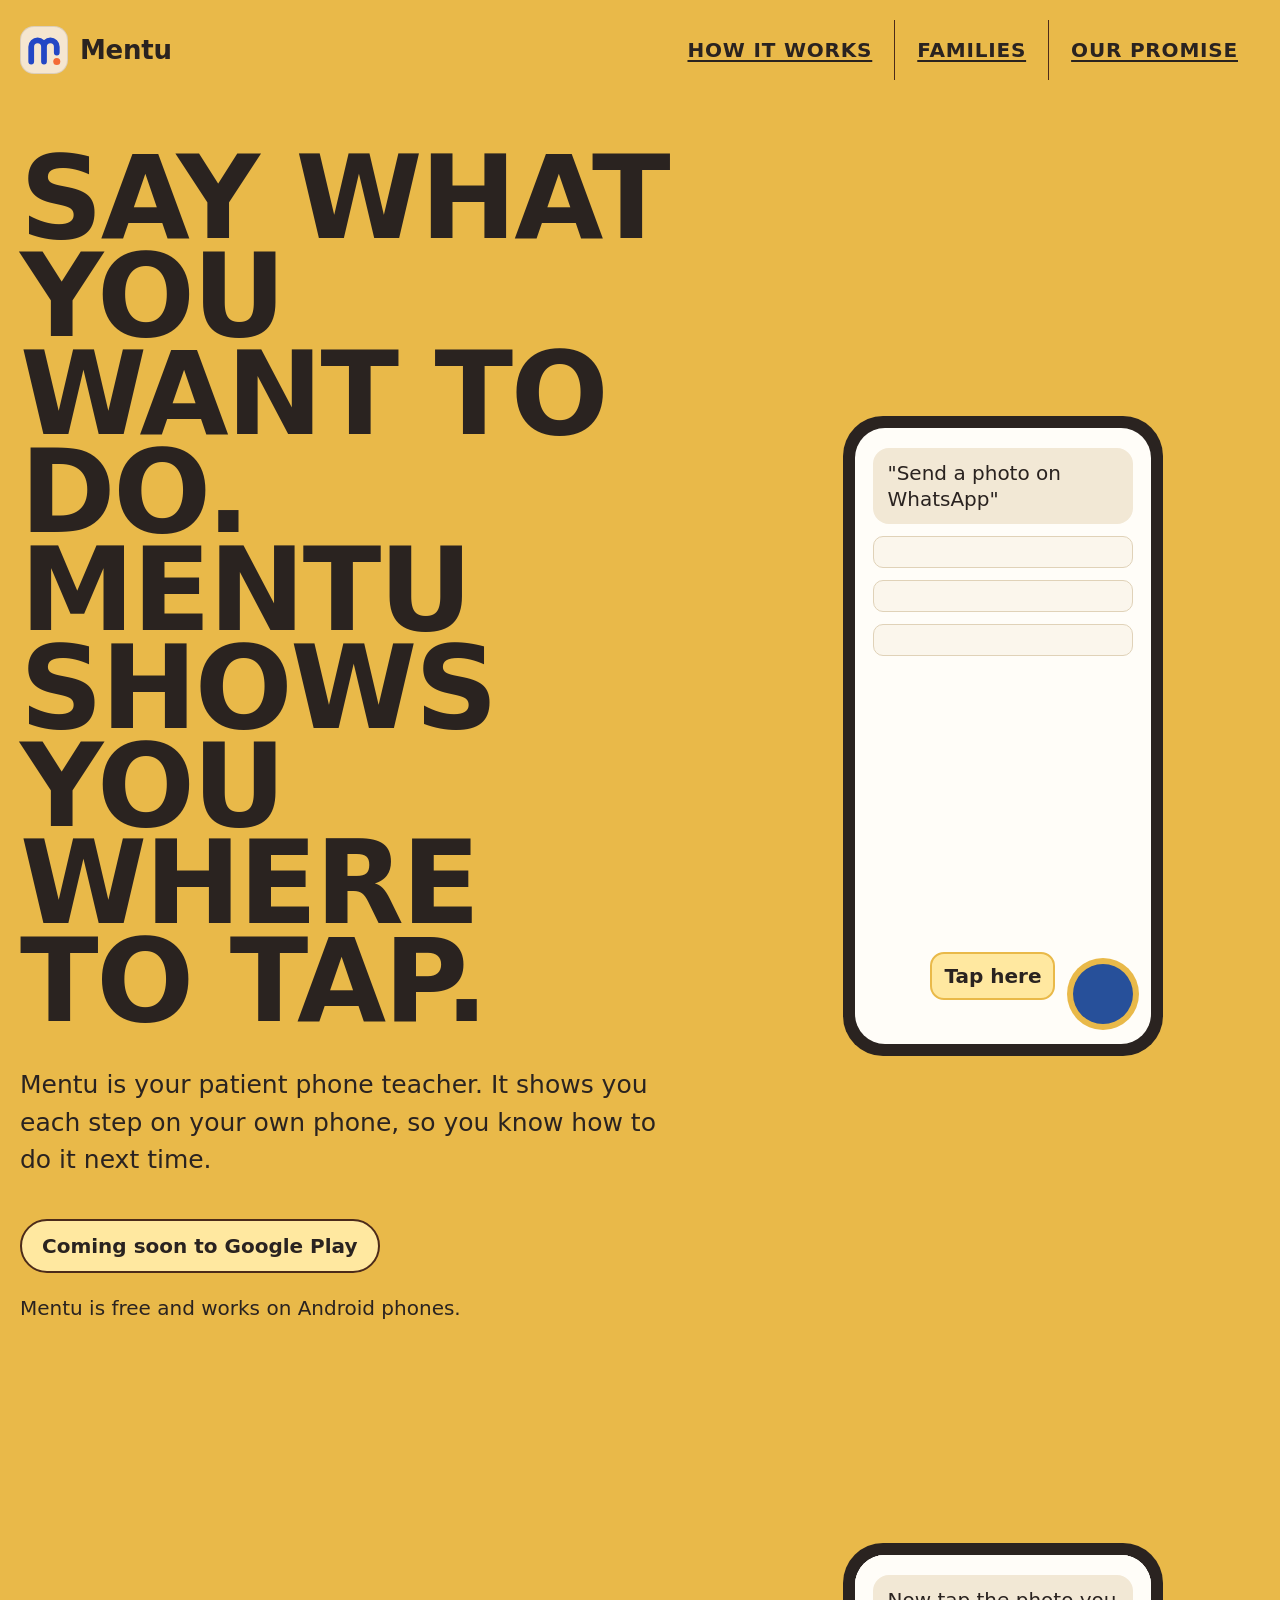
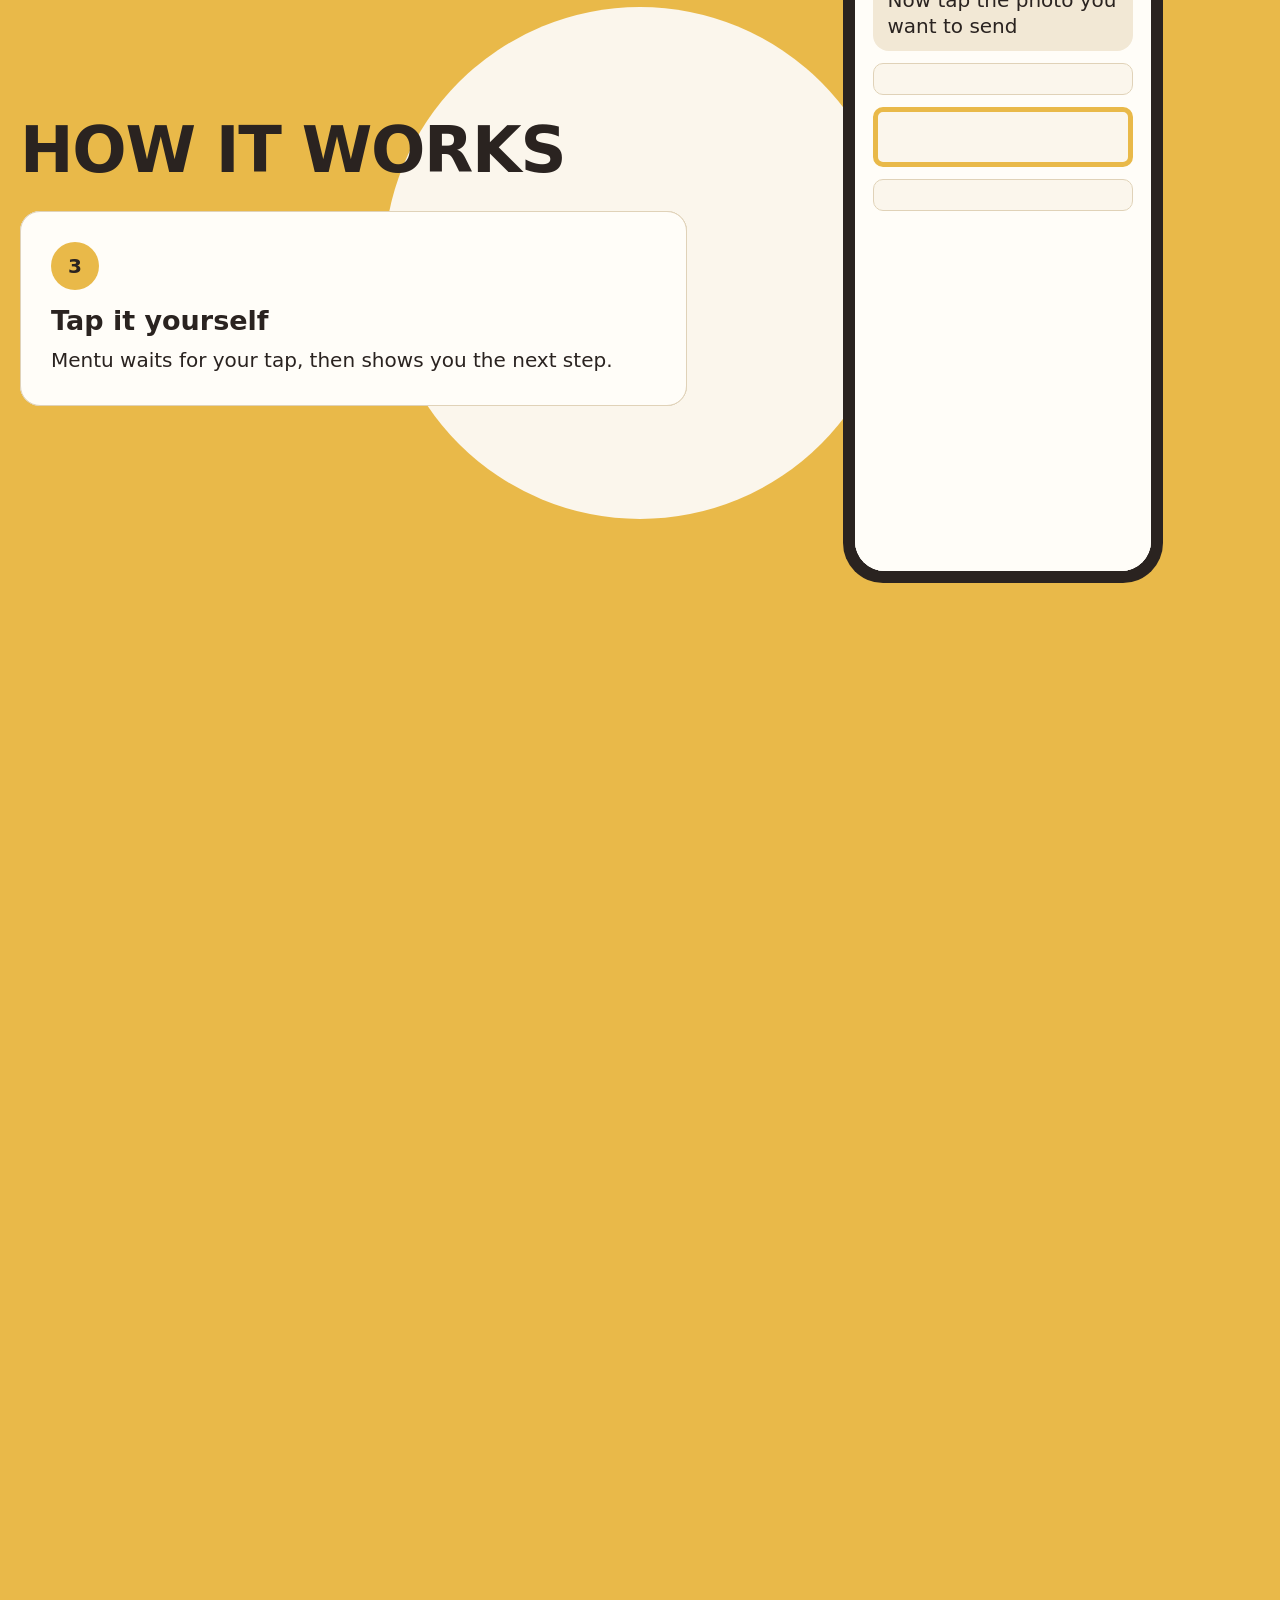
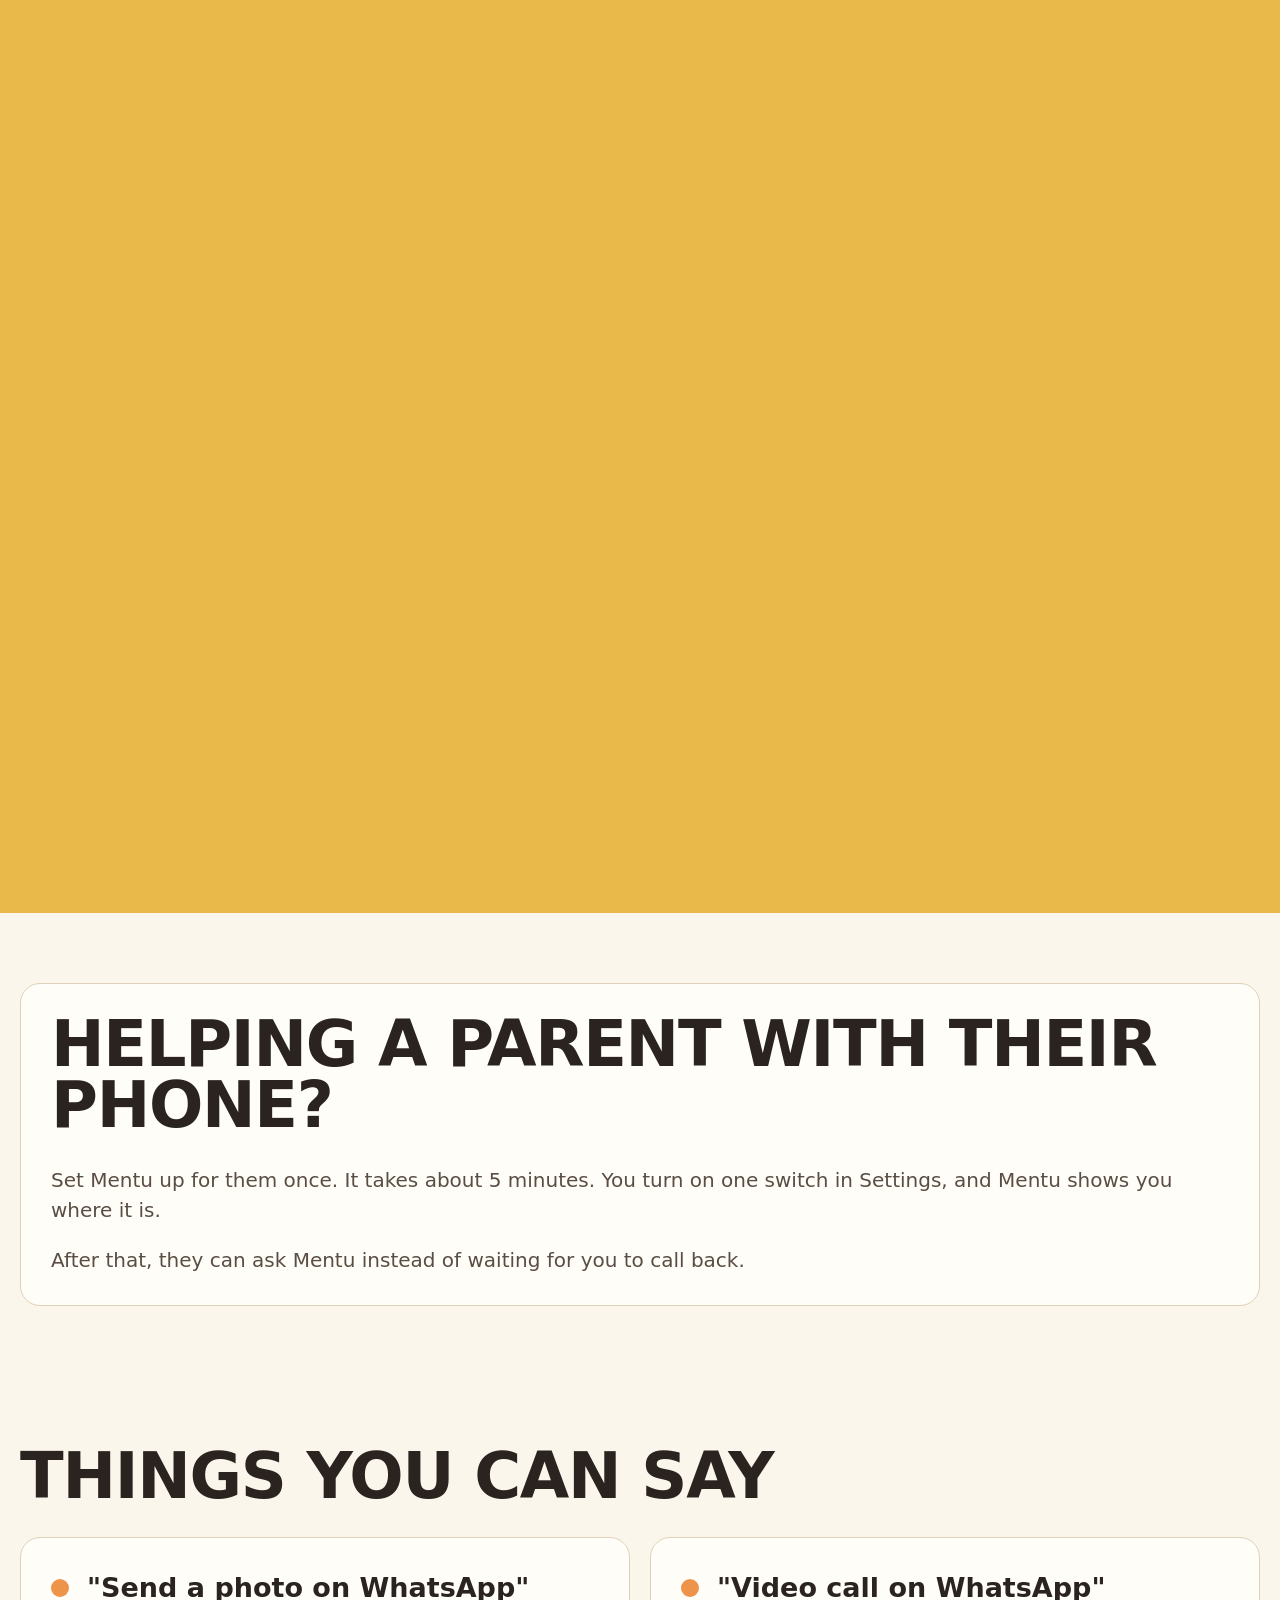
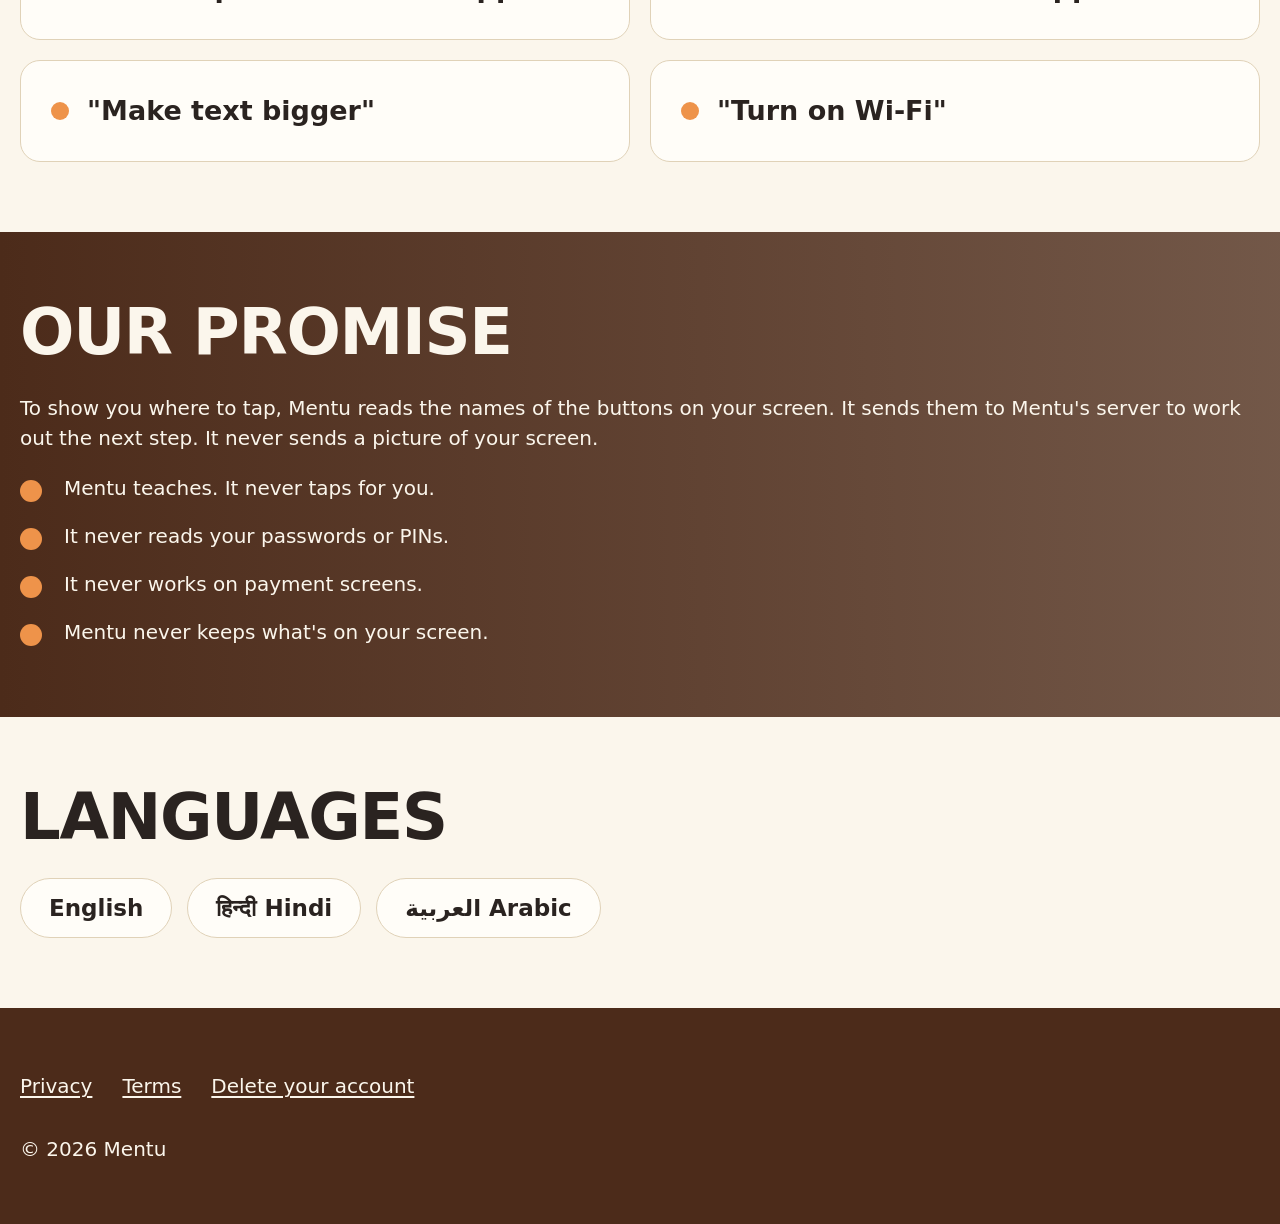
<file: index.html>
<!doctype html>
<html lang="en">
<head>
  <meta charset="utf-8">
  <meta name="viewport" content="width=device-width, initial-scale=1">
  <title>Mentu, your patient phone teacher</title>
  <meta name="description" content="Mentu is a free Android app for people who find phones hard. Say what you want to do, and Mentu shows you where to tap, one step at a time.">
  <meta name="theme-color" content="#E9B949">
  <link rel="icon" href="favicon.svg" type="image/svg+xml">
  <meta property="og:type" content="website">
  <meta property="og:title" content="Mentu, your patient phone teacher">
  <meta property="og:description" content="Say what you want to do. Mentu shows you where to tap.">
  <script type="application/ld+json">
  {
    "@context": "https://schema.org",
    "@type": "SoftwareApplication",
    "name": "Mentu",
    "operatingSystem": "Android",
    "applicationCategory": "UtilitiesApplication",
    "description": "A free Android app that helps people who find phones hard. You say what you want to do, and Mentu highlights where to tap on your own screen, one step at a time.",
    "offers": { "@type": "Offer", "price": "0", "priceCurrency": "USD" }
  }
  </script>
  <link rel="stylesheet" href="styles.css">
  <style>
    .hero { background: var(--gold); padding: 2.5rem 0 4.5rem; }
    .hero .wrap { display: grid; gap: 3rem; align-items: center; }
    @media (min-width: 46rem) { .hero .wrap { grid-template-columns: 1.3fr 1fr; } }
    .lede { font-size: 1.25rem; font-weight: 500; max-width: 34rem; margin: 0 0 2rem; }
    .note { margin: 1rem 0 0; }

    /* Not a button until the Play listing exists, so it must not look tappable. */
    .badge {
      display: inline-block; margin: 0; padding: 0.5rem 1rem; border-radius: 999px;
      background: var(--gold-light); border: 2px solid var(--brown);
      font-size: 1rem; font-weight: 700;
    }

    /* A phone with the gold "tap here" ring, like the app's guidance. */
    .phone {
      width: min(16rem, 100%); aspect-ratio: 9 / 18; margin: 0 auto;
      background: var(--ink); border-radius: 2rem; padding: 0.6rem;
    }
    .screen {
      height: 100%; border-radius: 1.5rem; background: var(--paper);
      display: flex; flex-direction: column; padding: 1rem 0.9rem; gap: 0.6rem; position: relative;
    }
    .bubble {
      background: var(--sand); border-radius: 0.8rem; padding: 0.6rem 0.7rem;
      font-size: 1rem; line-height: 1.3;
    }
    .row { height: 1.6rem; border-radius: 0.5rem; background: var(--cream); border: 1px solid var(--line); }
    .target {
      margin-top: auto; align-self: flex-end;
      width: 3rem; height: 3rem; border-radius: 50%;
      background: var(--blue); position: relative;
      box-shadow: 0 0 0 0.3rem var(--gold);
    }
    .target::after {
      content: ""; position: absolute; inset: -0.3rem; border-radius: 50%;
      border: 0.25rem solid var(--gold); animation: ring 1.4s ease-out 0.6s 3;
      opacity: 0;
    }
    @keyframes ring { from { transform: scale(1); opacity: 0.9; } to { transform: scale(1.8); opacity: 0; } }
    @media (prefers-reduced-motion: reduce) { .target::after { animation: none; } }
    .callout {
      position: absolute; right: 4.8rem; bottom: 2.2rem;
      background: var(--gold-light); border: 2px solid var(--gold);
      border-radius: 0.7rem; padding: 0.35rem 0.6rem; font-size: 1rem; font-weight: 700; white-space: nowrap;
    }

    .steps { list-style: none; padding: 0; margin: 0; display: grid; gap: 1rem; counter-reset: step; }
    @media (min-width: 46rem) { .steps { grid-template-columns: repeat(3, 1fr); } }
    .steps li { counter-increment: step; }
    .steps li::before {
      content: counter(step); display: grid; place-items: center;
      width: 2.4rem; height: 2.4rem; border-radius: 50%; margin-bottom: 0.75rem;
      background: var(--gold); color: var(--ink); font-weight: 800;
    }
    .steps h3 { margin-bottom: 0.4rem; }
    .steps p { margin: 0; }

    /* The tour is a plain section unless the browser supports scroll-driven animations and the
       reader allows motion. Then it pins for two screens of scrolling while a cream circle grows
       over the gold and the phone plays the three steps. */
    .tour-circle, .tour-phone { display: none; }
    .mic {
      flex: none; align-self: center; margin-top: auto;
      width: 3.5rem; height: 3.5rem; border-radius: 50%;
      background: var(--blue); box-shadow: 0 0 0 0.4rem var(--gold-light);
    }
    .caption { align-self: center; margin-bottom: 1.5rem; font-weight: 700; }
    .row.picked { height: 3rem; border: 0.25rem solid var(--gold); }

    @supports (animation-timeline: view()) {
      @media (prefers-reduced-motion: no-preference) {
        .tour { height: 300svh; padding: 0; background: var(--gold); view-timeline: --tour block; }
        .tour-stage {
          position: sticky; top: 0; height: 100svh; overflow: hidden;
          display: flex; align-items: center;
        }
        .tour-grid { position: relative; width: 100%; display: grid; gap: 1.5rem; align-items: center; }
        @media (min-width: 46rem) { .tour-grid { grid-template-columns: 1.3fr 1fr; gap: 3rem; } }

        .tour-circle {
          display: block; position: absolute; left: 50%; top: 50%;
          width: 40vmax; height: 40vmax; margin: -20vmax 0 0 -20vmax;
          border-radius: 50%; background: var(--cream);
          animation: tour-grow linear both;
          animation-timeline: --tour; animation-range: contain 0% contain 30%;
        }

        .tour .steps { display: grid; grid-template-columns: none; }
        .tour .steps li { grid-area: 1 / 1; }

        .tour-phone {
          display: grid; grid-template: minmax(0, 1fr) / minmax(0, 1fr);
          height: min(30rem, 40svh); width: auto; min-height: 0;
          justify-self: center;
        }
        .tour-screen { grid-area: 1 / 1; min-height: 0; overflow: hidden; }
        .tour .callout { right: 0.6rem; bottom: 4.4rem; }
        .tour-phone .screen { padding: 0.8rem 0.5rem; }
        .tour-phone .bubble { font-size: 0.7rem; padding: 0.5rem; }
        .tour-phone .mic { width: 2.5rem; height: 2.5rem; }
        @media (min-width: 46rem) {
          .tour-phone { height: min(32rem, 72svh); }
          .tour .callout { right: 4.8rem; bottom: 2.2rem; }
          .tour-phone .screen { padding: 1rem 0.9rem; }
          .tour-phone .bubble { font-size: 1rem; padding: 0.6rem 0.7rem; }
          .tour-phone .mic { width: 3.5rem; height: 3.5rem; }
        }

        .tour .steps li, .tour-screen {
          animation: linear both; animation-timeline: --tour; animation-range: contain;
        }
        .tour .steps li:nth-child(1), .tour-screen:nth-child(1) { animation-name: tour-first; }
        .tour .steps li:nth-child(2), .tour-screen:nth-child(2) { animation-name: tour-second; }
        .tour .steps li:nth-child(3), .tour-screen:nth-child(3) { animation-name: tour-third; }
      }
    }
    @keyframes tour-grow { from { transform: scale(0.2); } to { transform: scale(3.6); } }
    @keyframes tour-first { 0%, 28% { opacity: 1; } 34%, 100% { opacity: 0; } }
    @keyframes tour-second { 0%, 28% { opacity: 0; } 34%, 61% { opacity: 1; } 67%, 100% { opacity: 0; } }
    @keyframes tour-third { 0%, 61% { opacity: 0; } 67%, 100% { opacity: 1; } }

    .examples { list-style: none; padding: 0; margin: 0; display: grid; gap: 1rem; }
    @media (min-width: 46rem) { .examples { grid-template-columns: repeat(2, 1fr); } }
    .examples li { display: flex; align-items: center; gap: 0.9rem; font-size: 1.35rem; font-weight: 700; }
    .examples li::before {
      content: ""; flex: none; width: 0.9rem; height: 0.9rem; border-radius: 50%; background: var(--orange);
    }

    .band {
      background-color: var(--brown);
      background-image: linear-gradient(90deg, var(--brown), color-mix(in srgb, var(--brown), var(--cream) 22%));
      color: var(--cream);
    }
    .band h2 { color: var(--cream); }
    .promise { list-style: none; padding: 0; margin: 0; display: grid; gap: 0.9rem; }
    .promise li { padding-left: 2.2rem; position: relative; }
    .promise li::before {
      content: ""; position: absolute; left: 0; top: 0.35em;
      width: 1.1rem; height: 1.1rem; border-radius: 50%; background: var(--orange);
    }

    .languages { list-style: none; padding: 0; margin: 0; display: flex; flex-wrap: wrap; gap: 0.75rem; }
    .languages li {
      background: var(--paper); border: 1px solid var(--line); border-radius: 999px;
      padding: 0.6rem 1.4rem; font-size: 1.15rem; font-weight: 700;
    }

    .families p { margin: 0; color: var(--ink-muted); }
    .families p + p { margin-top: 1rem; }

    /* Loading screen: the "Guided m" draws itself, the tap dot drops and lands, then the
       screen fades to the page. It plays once, with no JavaScript, and only for readers who
       allow motion. Everyone else lands straight on the page. */
    .splash { display: none; }
    @media (prefers-reduced-motion: no-preference) {
      .splash {
        position: fixed; inset: 0; z-index: 100; overflow: hidden;
        display: flex; flex-direction: column; align-items: center; justify-content: center; gap: 1rem;
        background: var(--cream); color: var(--ink);
        animation: splashOut 0.4s ease 1.3s forwards;
      }
    }
    .splash-blobs { position: absolute; inset: 0; pointer-events: none; }
    .splash-blobs span { position: absolute; border-radius: 50%; }
    .splash-blobs span:nth-child(1) { top: 12%; left: 8%; width: 220px; height: 220px; background: var(--orange); opacity: 0.1; animation: driftA 20s ease-in-out infinite; }
    .splash-blobs span:nth-child(2) { bottom: 10%; right: 9%; width: 280px; height: 280px; background: var(--gold); opacity: 0.14; animation: driftB 24s ease-in-out infinite; }
    .splash-blobs span:nth-child(3) { bottom: 18%; left: 16%; width: 120px; height: 120px; background: var(--logo-blue); opacity: 0.06; animation: driftB 18s ease-in-out infinite; }
    .splash-logo { position: relative; width: 180px; height: 180px; overflow: visible; }
    .splash-logo * { transform-box: fill-box; }
    .splash-shadow { fill: var(--ink); opacity: 0; transform-origin: 50% 50%; animation: shadowLife 1.3s linear forwards; }
    .splash-m {
      fill: none; stroke: var(--logo-blue); stroke-width: 9; stroke-linecap: round; stroke-linejoin: round;
      stroke-dasharray: 100 100; stroke-dashoffset: 100; animation: drawM 1.3s linear forwards;
    }
    .splash-ripple { fill: none; stroke: var(--logo-orange); stroke-width: 1.6; opacity: 0; transform-origin: 50% 50%; animation: rippleLife 1.3s ease-out forwards; }
    .splash-dot { fill: var(--logo-orange); opacity: 0; transform-origin: 50% 100%; animation: dotLife 1.3s linear forwards; }
    .splash-words { display: flex; flex-direction: column; align-items: center; gap: 0.3rem; opacity: 0; animation: wordLife 1.3s ease-out forwards; }
    .splash-name { font-size: 2.2rem; font-weight: 800; letter-spacing: -0.015em; }
    .splash-tagline { color: var(--ink-muted); }
    .splash-bar { margin-top: 1.1rem; width: 220px; height: 4px; border-radius: 2px; background: rgba(35, 71, 197, 0.16); overflow: hidden; }
    .splash-bar span { display: block; height: 100%; border-radius: 2px; background: var(--logo-blue); transform-origin: 0 50%; transform: scaleX(0); animation: barFill 1.3s linear forwards; }

    @keyframes splashOut { to { opacity: 0; visibility: hidden; } }
    @keyframes drawM {
      0% { stroke-dashoffset: 100; opacity: 1; animation-timing-function: cubic-bezier(0.65, 0, 0.35, 1); }
      38%, 100% { stroke-dashoffset: 0; opacity: 1; }
    }
    @keyframes dotLife {
      0%, 37% { opacity: 0; transform: translateY(-38px) scale(1); }
      38% { opacity: 1; transform: translateY(-38px) scale(0.9, 1.1); animation-timing-function: cubic-bezier(0.55, 0, 1, 0.45); }
      56% { transform: translateY(0) scale(1); }
      62% { transform: translateY(0) scale(1.4, 0.65); }
      72%, 100% { opacity: 1; transform: translateY(0) scale(1); }
    }
    @keyframes rippleLife {
      0%, 55% { opacity: 0; transform: scale(1); }
      57% { opacity: 0.85; transform: scale(1); }
      90%, 100% { opacity: 0; transform: scale(3.2); }
    }
    @keyframes shadowLife {
      0%, 37% { opacity: 0; transform: scale(0.3, 1); }
      56% { opacity: 0.14; transform: scale(1, 1); }
      62% { opacity: 0.14; transform: scale(1.25, 1); }
      72%, 100% { opacity: 0.14; transform: scale(1, 1); }
    }
    @keyframes wordLife {
      0%, 40% { opacity: 0; transform: translateY(10px); }
      65%, 100% { opacity: 1; transform: translateY(0); }
    }
    @keyframes barFill {
      0%, 40% { transform: scaleX(0); animation-timing-function: cubic-bezier(0.3, 0.6, 0.4, 1); }
      95%, 100% { transform: scaleX(1); }
    }
    @keyframes driftA { 0%, 100% { transform: translate(0, 0) scale(1); } 50% { transform: translate(30px, -36px) scale(1.06); } }
    @keyframes driftB { 0%, 100% { transform: translate(0, 0) scale(1); } 50% { transform: translate(-26px, 30px) scale(0.94); } }
  </style>
</head>
<body>
  <div class="splash" aria-hidden="true">
    <div class="splash-blobs"><span></span><span></span><span></span></div>
    <svg class="splash-logo" viewBox="18 18 72 72">
      <ellipse class="splash-shadow" cx="74" cy="79.5" rx="6" ry="1.4"/>
      <path class="splash-m" d="M34 72 V49 A10 10 0 0 1 54 49 V72 M54 49 A10 10 0 0 1 74 49 V58" pathLength="100"/>
      <circle class="splash-ripple" cx="74" cy="72" r="5.5"/>
      <circle class="splash-dot" cx="74" cy="72" r="5.5"/>
    </svg>
    <div class="splash-words">
      <span class="splash-name">Mentu</span>
      <span class="splash-tagline">Just ask. Mentu shows you.</span>
      <div class="splash-bar"><span></span></div>
    </div>
  </div>
  <header class="top">
    <div class="wrap">
      <div class="brand"><svg class="mark" viewBox="18 18 72 72" aria-hidden="true"><path d="M34 72 V49 A10 10 0 0 1 54 49 V72 M54 49 A10 10 0 0 1 74 49 V58"/><circle cx="74" cy="72" r="5.5"/></svg>Mentu</div>
      <nav class="nav" aria-label="On this page">
        <ul>
          <li><a href="#how">How it works</a></li>
          <li><a href="#families">Families</a></li>
          <li><a href="#promise">Our promise</a></li>
        </ul>
      </nav>
    </div>
  </header>

  <main>
    <section class="hero">
      <div class="wrap">
        <div>
          <h1>Say what you want to do. Mentu shows you where to tap.</h1>
          <p class="lede">Mentu is your patient phone teacher. It shows you each step on your own phone, so you know how to do it next time.</p>
          <p class="badge">Coming soon to Google Play</p>
          <p class="note">Mentu is free and works on Android phones.</p>
        </div>
        <div class="phone" role="img" aria-label="A phone screen. Mentu has heard 'send a photo on WhatsApp' and a gold ring circles the button to tap next.">
          <div class="screen" aria-hidden="true">
            <div class="bubble">"Send a photo on WhatsApp"</div>
            <div class="row"></div>
            <div class="row"></div>
            <div class="row"></div>
            <div class="callout">Tap here</div>
            <div class="target"></div>
          </div>
        </div>
      </div>
    </section>

    <section class="tour" aria-labelledby="how">
      <div class="tour-stage">
        <div class="tour-circle" aria-hidden="true"></div>
        <div class="wrap tour-grid">
          <div>
            <h2 id="how">How it works</h2>
            <ol class="steps">
              <li class="card"><h3>Say what you want</h3><p>Tell Mentu what you want to do, in your own words.</p></li>
              <li class="card"><h3>Look for the gold ring</h3><p>The ring circles the button to tap next.</p></li>
              <li class="card"><h3>Tap it yourself</h3><p>Mentu waits for your tap, then shows you the next step.</p></li>
            </ol>
          </div>
          <div class="phone tour-phone" aria-hidden="true">
            <div class="screen tour-screen">
              <div class="bubble">"Send a photo on WhatsApp"</div>
              <div class="mic"></div>
              <div class="caption">Listening...</div>
            </div>
            <div class="screen tour-screen">
              <div class="row"></div>
              <div class="row"></div>
              <div class="row"></div>
              <div class="callout">Tap here</div>
              <div class="target"></div>
            </div>
            <div class="screen tour-screen">
              <div class="bubble">Now tap the photo you want to send</div>
              <div class="row"></div>
              <div class="row picked"></div>
              <div class="row"></div>
            </div>
          </div>
        </div>
      </div>
    </section>

    <section aria-labelledby="families">
      <div class="wrap">
        <div class="card families">
          <h2 id="families">Helping a parent with their phone?</h2>
          <p>Set Mentu up for them once. It takes about 5 minutes. You turn on one switch in Settings, and Mentu shows you where it is.</p>
          <p>After that, they can ask Mentu instead of waiting for you to call back.</p>
        </div>
      </div>
    </section>

    <section aria-labelledby="examples">
      <div class="wrap">
        <h2 id="examples">Things you can say</h2>
        <ul class="examples">
          <li class="card">"Send a photo on WhatsApp"</li>
          <li class="card">"Video call on WhatsApp"</li>
          <li class="card">"Make text bigger"</li>
          <li class="card">"Turn on Wi-Fi"</li>
        </ul>
      </div>
    </section>

    <section class="band" aria-labelledby="promise">
      <div class="wrap">
        <h2 id="promise">Our promise</h2>
        <p>To show you where to tap, Mentu reads the names of the buttons on your screen. It sends them to Mentu's server to work out the next step. It never sends a picture of your screen.</p>
        <ul class="promise">
          <li>Mentu teaches. It never taps for you.</li>
          <li>It never reads your passwords or PINs.</li>
          <li>It never works on payment screens.</li>
          <li>Mentu never keeps what's on your screen.</li>
        </ul>
      </div>
    </section>

    <section aria-labelledby="languages">
      <div class="wrap">
        <h2 id="languages">Languages</h2>
        <ul class="languages">
          <li>English</li>
          <li><span lang="hi">हिन्दी</span> Hindi</li>
          <li><span lang="ar" dir="rtl">العربية</span> Arabic</li>
        </ul>
      </div>
    </section>

  </main>

  <footer>
    <div class="wrap">
      <ul class="footer-links">
        <li><a href="/privacy">Privacy</a></li>
        <li><a href="/terms">Terms</a></li>
        <li><a href="/delete-account">Delete your account</a></li>
      </ul>
      <p>© 2026 Mentu</p>
    </div>
  </footer>
</body>
</html>
</file>
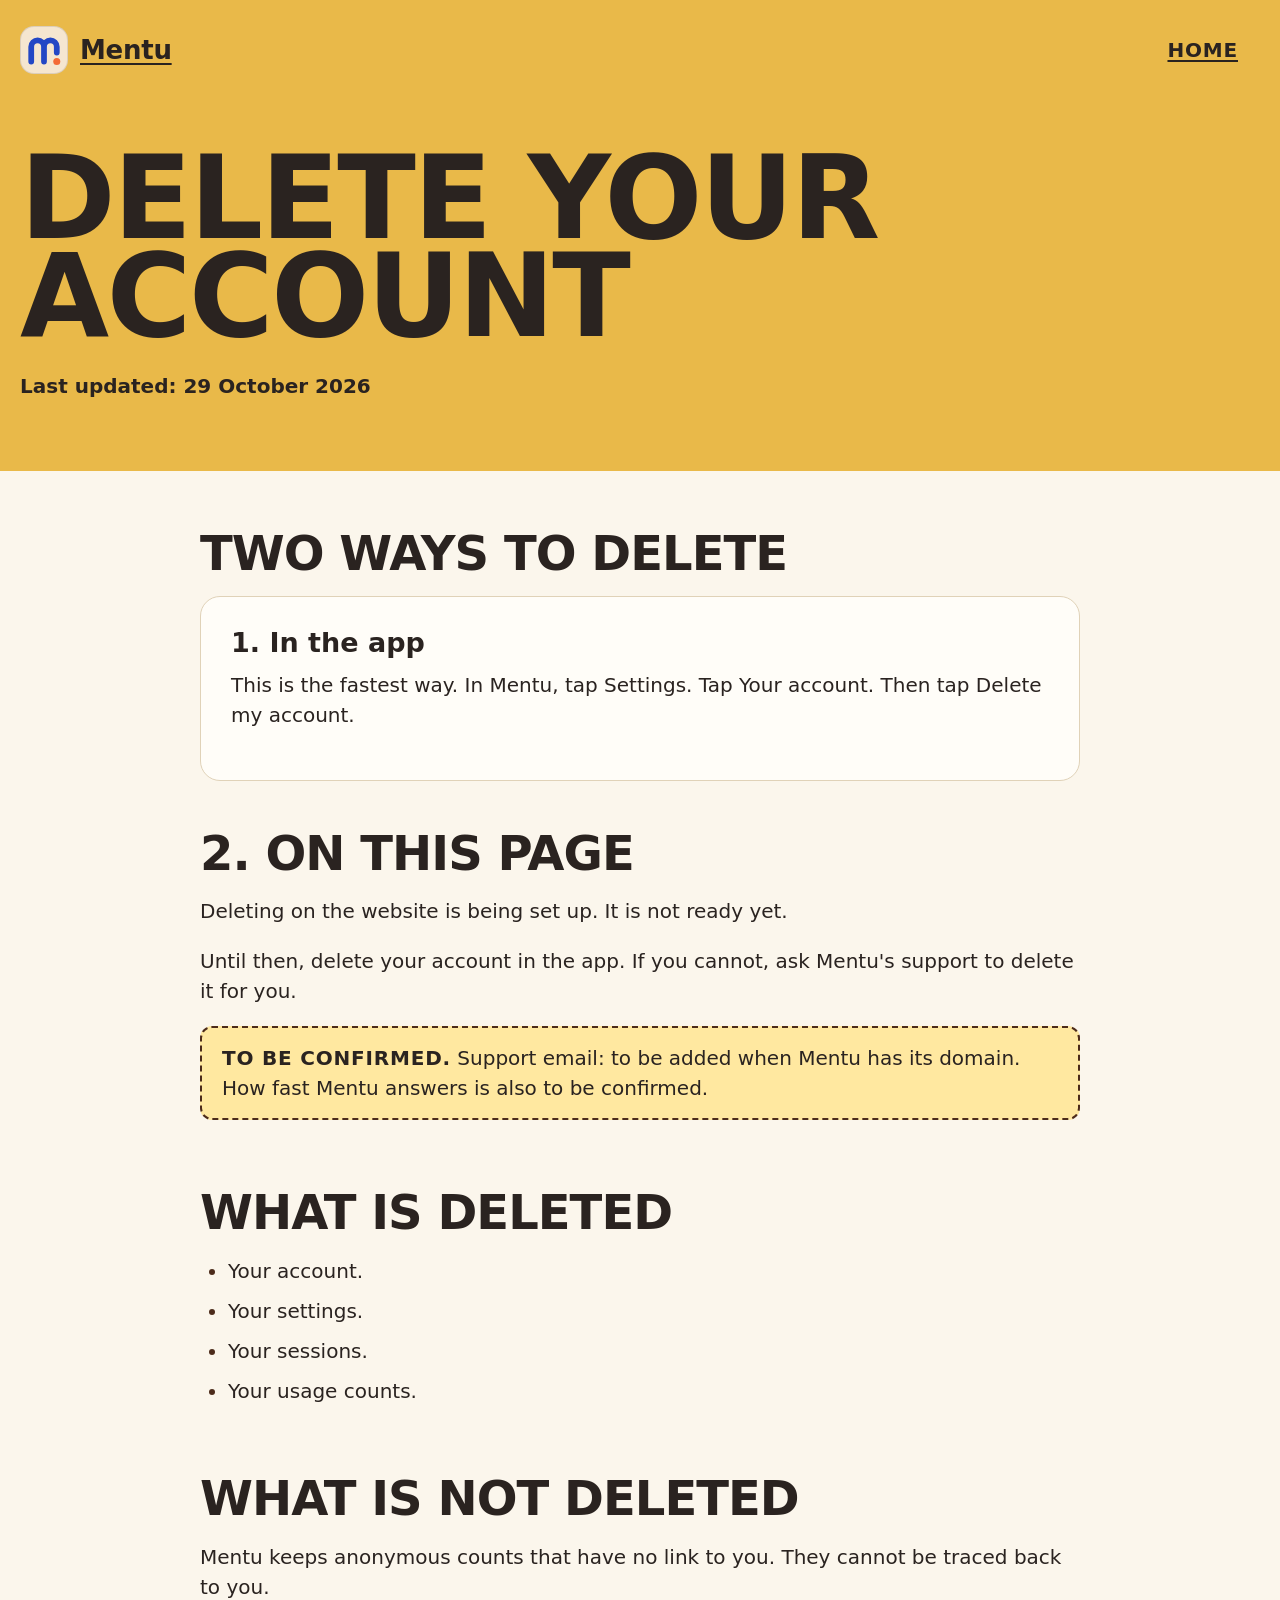
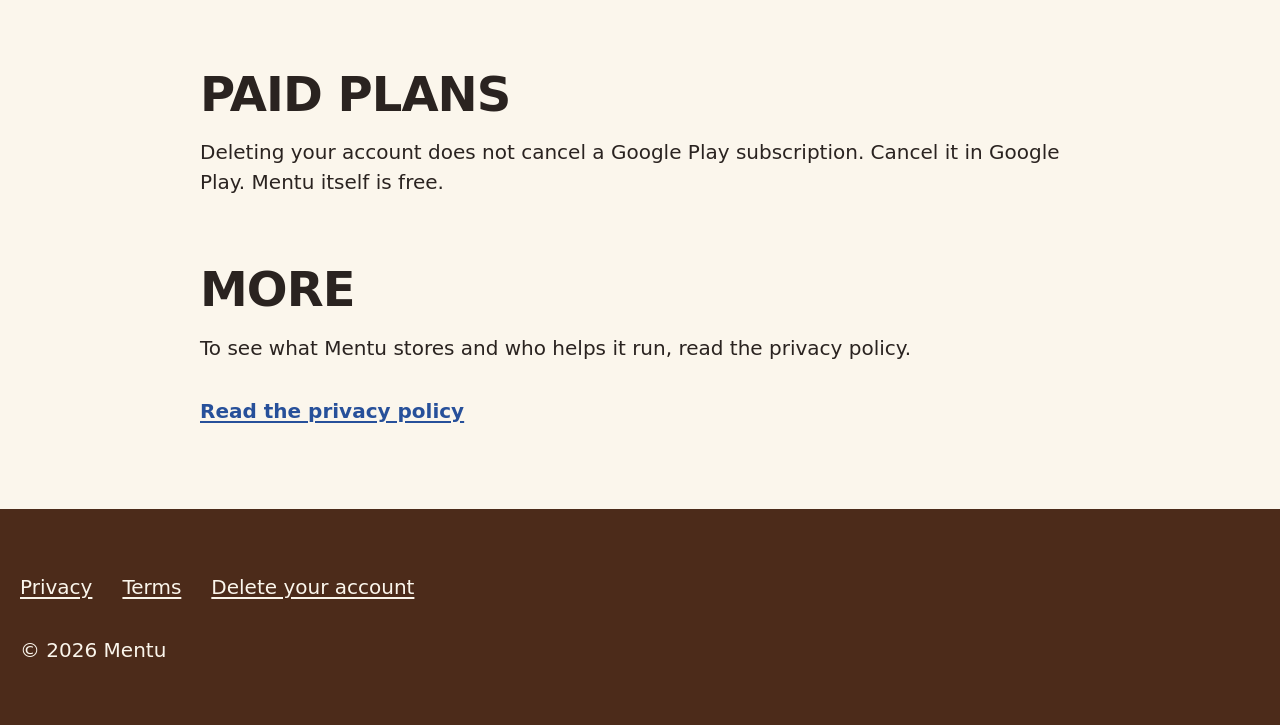
<file: delete-account.html>
<!doctype html>
<html lang="en">
<head>
  <meta charset="utf-8">
  <meta name="viewport" content="width=device-width, initial-scale=1">
  <title>Delete your account, Mentu</title>
  <meta name="description" content="How to delete your Mentu account, what is deleted, and what is not.">
  <meta name="theme-color" content="#E9B949">
  <link rel="icon" href="favicon.svg" type="image/svg+xml">
  <link rel="stylesheet" href="styles.css">
</head>
<body>
  <header class="top">
    <div class="wrap">
      <a class="brand" href="/"><svg class="mark" viewBox="18 18 72 72" aria-hidden="true"><path d="M34 72 V49 A10 10 0 0 1 54 49 V72 M54 49 A10 10 0 0 1 74 49 V58"/><circle cx="74" cy="72" r="5.5"/></svg>Mentu</a>
      <nav class="nav show" aria-label="Site">
        <ul>
          <li><a href="/">Home</a></li>
        </ul>
      </nav>
    </div>
  </header>

  <main>
    <div class="page-head">
      <div class="wrap">
        <h1>Delete your account</h1>
        <p class="updated">Last updated: 29 October 2026</p>
      </div>
    </div>
    <div class="wrap prose">
      <section aria-labelledby="ways">
        <h2 id="ways">Two ways to delete</h2>
        <div class="card">
          <h3>1. In the app</h3>
          <p>This is the fastest way. In Mentu, tap Settings. Tap Your account. Then tap Delete my account.</p>
        </div>
      </section>

      <section aria-labelledby="web">
        <h2 id="web">2. On this page</h2>
        <p>Deleting on the website is being set up. It is not ready yet.</p>
        <p>Until then, delete your account in the app. If you cannot, ask Mentu's support to delete it for you.</p>
        <p class="tbc"><strong>To be confirmed.</strong> Support email: to be added when Mentu has its domain. How fast Mentu answers is also to be confirmed.</p>
      </section>

      <section aria-labelledby="deleted">
        <h2 id="deleted">What is deleted</h2>
        <ul>
          <li>Your account.</li>
          <li>Your settings.</li>
          <li>Your sessions.</li>
          <li>Your usage counts.</li>
        </ul>
      </section>

      <section aria-labelledby="kept">
        <h2 id="kept">What is not deleted</h2>
        <p>Mentu keeps anonymous counts that have no link to you. They cannot be traced back to you.</p>
      </section>

      <section aria-labelledby="plans">
        <h2 id="plans">Paid plans</h2>
        <p>Deleting your account does not cancel a Google Play subscription. Cancel it in Google Play. Mentu itself is free.</p>
      </section>

      <section aria-labelledby="more">
        <h2 id="more">More</h2>
        <p>To see what Mentu stores and who helps it run, read the privacy policy.</p>
        <p><a class="link" href="/privacy">Read the privacy policy</a></p>
      </section>
    </div>
  </main>

  <footer>
    <div class="wrap">
      <ul class="footer-links">
        <li><a href="/privacy">Privacy</a></li>
        <li><a href="/terms">Terms</a></li>
        <li><a href="/delete-account">Delete your account</a></li>
      </ul>
      <p>© 2026 Mentu</p>
    </div>
  </footer>
</body>
</html>
</file>
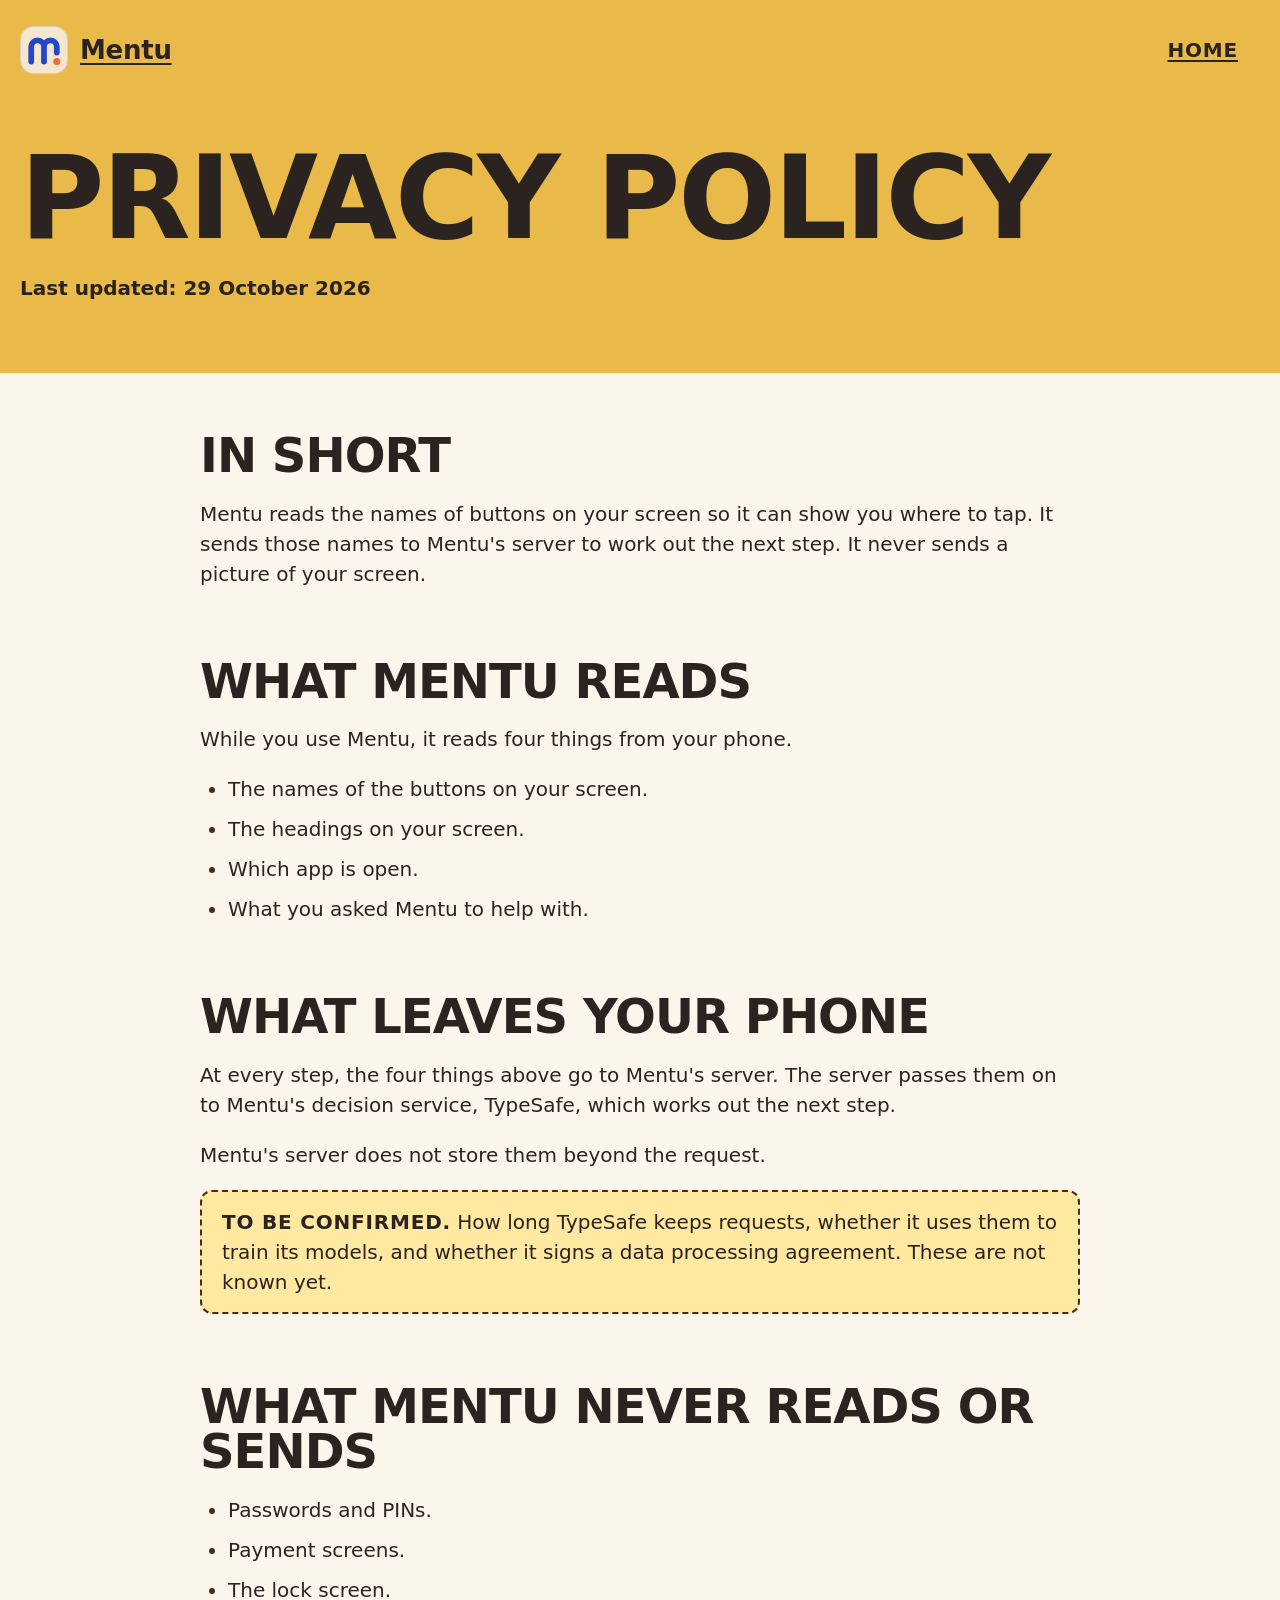
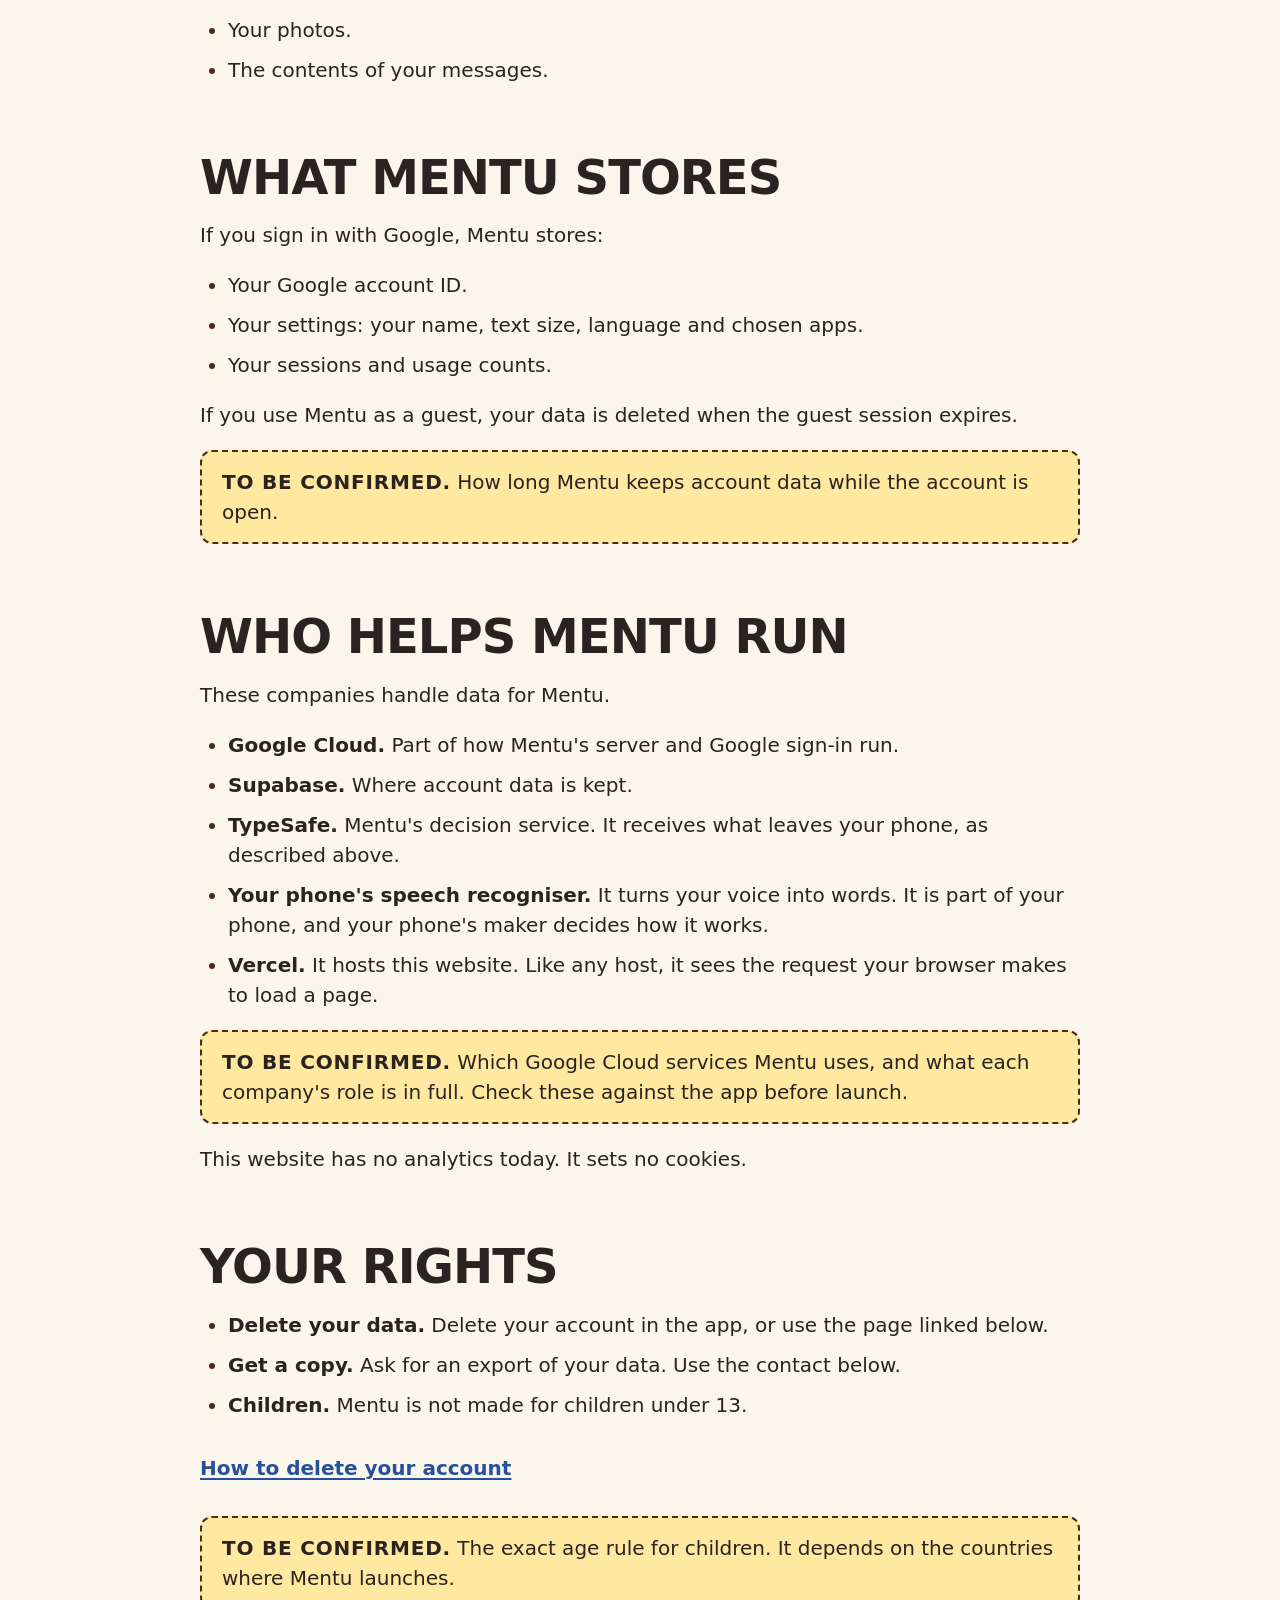
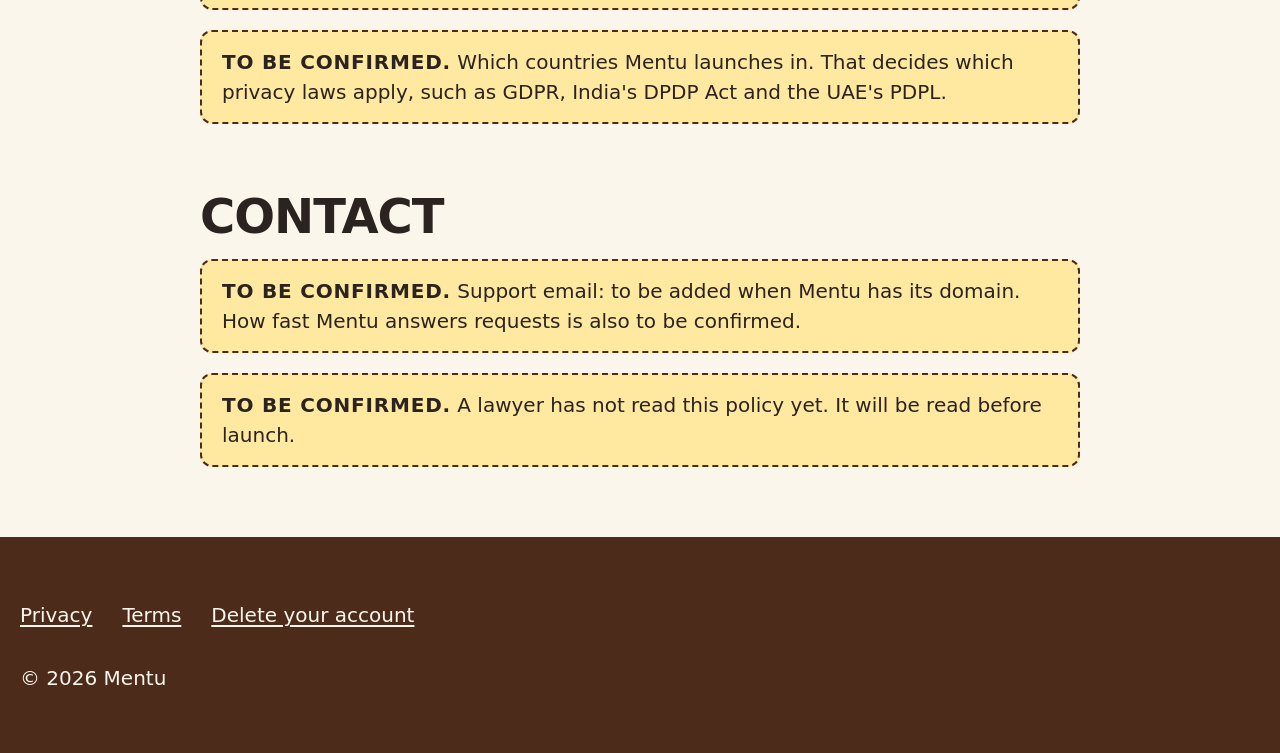
<file: privacy.html>
<!doctype html>
<html lang="en">
<head>
  <meta charset="utf-8">
  <meta name="viewport" content="width=device-width, initial-scale=1">
  <title>Privacy policy, Mentu</title>
  <meta name="description" content="How Mentu handles your data: what it reads on your screen, what leaves your phone, what it stores, and who helps it run.">
  <meta name="theme-color" content="#E9B949">
  <link rel="icon" href="favicon.svg" type="image/svg+xml">
  <link rel="stylesheet" href="styles.css">
</head>
<body>
  <header class="top">
    <div class="wrap">
      <a class="brand" href="/"><svg class="mark" viewBox="18 18 72 72" aria-hidden="true"><path d="M34 72 V49 A10 10 0 0 1 54 49 V72 M54 49 A10 10 0 0 1 74 49 V58"/><circle cx="74" cy="72" r="5.5"/></svg>Mentu</a>
      <nav class="nav show" aria-label="Site">
        <ul>
          <li><a href="/">Home</a></li>
        </ul>
      </nav>
    </div>
  </header>

  <main>
    <div class="page-head">
      <div class="wrap">
        <h1>Privacy policy</h1>
        <p class="updated">Last updated: 29 October 2026</p>
      </div>
    </div>
    <div class="wrap prose">
      <section aria-labelledby="short">
        <h2 id="short">In short</h2>
        <p>Mentu reads the names of buttons on your screen so it can show you where to tap. It sends those names to Mentu's server to work out the next step. It never sends a picture of your screen.</p>
      </section>

      <section aria-labelledby="read">
        <h2 id="read">What Mentu reads</h2>
        <p>While you use Mentu, it reads four things from your phone.</p>
        <ul>
          <li>The names of the buttons on your screen.</li>
          <li>The headings on your screen.</li>
          <li>Which app is open.</li>
          <li>What you asked Mentu to help with.</li>
        </ul>
      </section>

      <section aria-labelledby="leaves">
        <h2 id="leaves">What leaves your phone</h2>
        <p>At every step, the four things above go to Mentu's server. The server passes them on to Mentu's decision service, TypeSafe, which works out the next step.</p>
        <p>Mentu's server does not store them beyond the request.</p>
        <p class="tbc"><strong>To be confirmed.</strong> How long TypeSafe keeps requests, whether it uses them to train its models, and whether it signs a data processing agreement. These are not known yet.</p>
      </section>

      <section aria-labelledby="never">
        <h2 id="never">What Mentu never reads or sends</h2>
        <ul>
          <li>Passwords and PINs.</li>
          <li>Payment screens.</li>
          <li>The lock screen.</li>
          <li>Your photos.</li>
          <li>The contents of your messages.</li>
        </ul>
      </section>

      <section aria-labelledby="stored">
        <h2 id="stored">What Mentu stores</h2>
        <p>If you sign in with Google, Mentu stores:</p>
        <ul>
          <li>Your Google account ID.</li>
          <li>Your settings: your name, text size, language and chosen apps.</li>
          <li>Your sessions and usage counts.</li>
        </ul>
        <p>If you use Mentu as a guest, your data is deleted when the guest session expires.</p>
        <p class="tbc"><strong>To be confirmed.</strong> How long Mentu keeps account data while the account is open.</p>
      </section>

      <section aria-labelledby="who">
        <h2 id="who">Who helps Mentu run</h2>
        <p>These companies handle data for Mentu.</p>
        <ul>
          <li><strong>Google Cloud.</strong> Part of how Mentu's server and Google sign-in run.</li>
          <li><strong>Supabase.</strong> Where account data is kept.</li>
          <li><strong>TypeSafe.</strong> Mentu's decision service. It receives what leaves your phone, as described above.</li>
          <li><strong>Your phone's speech recogniser.</strong> It turns your voice into words. It is part of your phone, and your phone's maker decides how it works.</li>
          <li><strong>Vercel.</strong> It hosts this website. Like any host, it sees the request your browser makes to load a page.</li>
        </ul>
        <p class="tbc"><strong>To be confirmed.</strong> Which Google Cloud services Mentu uses, and what each company's role is in full. Check these against the app before launch.</p>
        <p>This website has no analytics today. It sets no cookies.</p>
      </section>

      <section aria-labelledby="rights">
        <h2 id="rights">Your rights</h2>
        <ul>
          <li><strong>Delete your data.</strong> Delete your account in the app, or use the page linked below.</li>
          <li><strong>Get a copy.</strong> Ask for an export of your data. Use the contact below.</li>
          <li><strong>Children.</strong> Mentu is not made for children under 13.</li>
        </ul>
        <p><a class="link" href="/delete-account">How to delete your account</a></p>
        <p class="tbc"><strong>To be confirmed.</strong> The exact age rule for children. It depends on the countries where Mentu launches.</p>
        <p class="tbc"><strong>To be confirmed.</strong> Which countries Mentu launches in. That decides which privacy laws apply, such as GDPR, India's DPDP Act and the UAE's PDPL.</p>
      </section>

      <section aria-labelledby="contact">
        <h2 id="contact">Contact</h2>
        <p class="tbc"><strong>To be confirmed.</strong> Support email: to be added when Mentu has its domain. How fast Mentu answers requests is also to be confirmed.</p>
        <p class="tbc"><strong>To be confirmed.</strong> A lawyer has not read this policy yet. It will be read before launch.</p>
      </section>
    </div>
  </main>

  <footer>
    <div class="wrap">
      <ul class="footer-links">
        <li><a href="/privacy">Privacy</a></li>
        <li><a href="/terms">Terms</a></li>
        <li><a href="/delete-account">Delete your account</a></li>
      </ul>
      <p>© 2026 Mentu</p>
    </div>
  </footer>
</body>
</html>
</file>
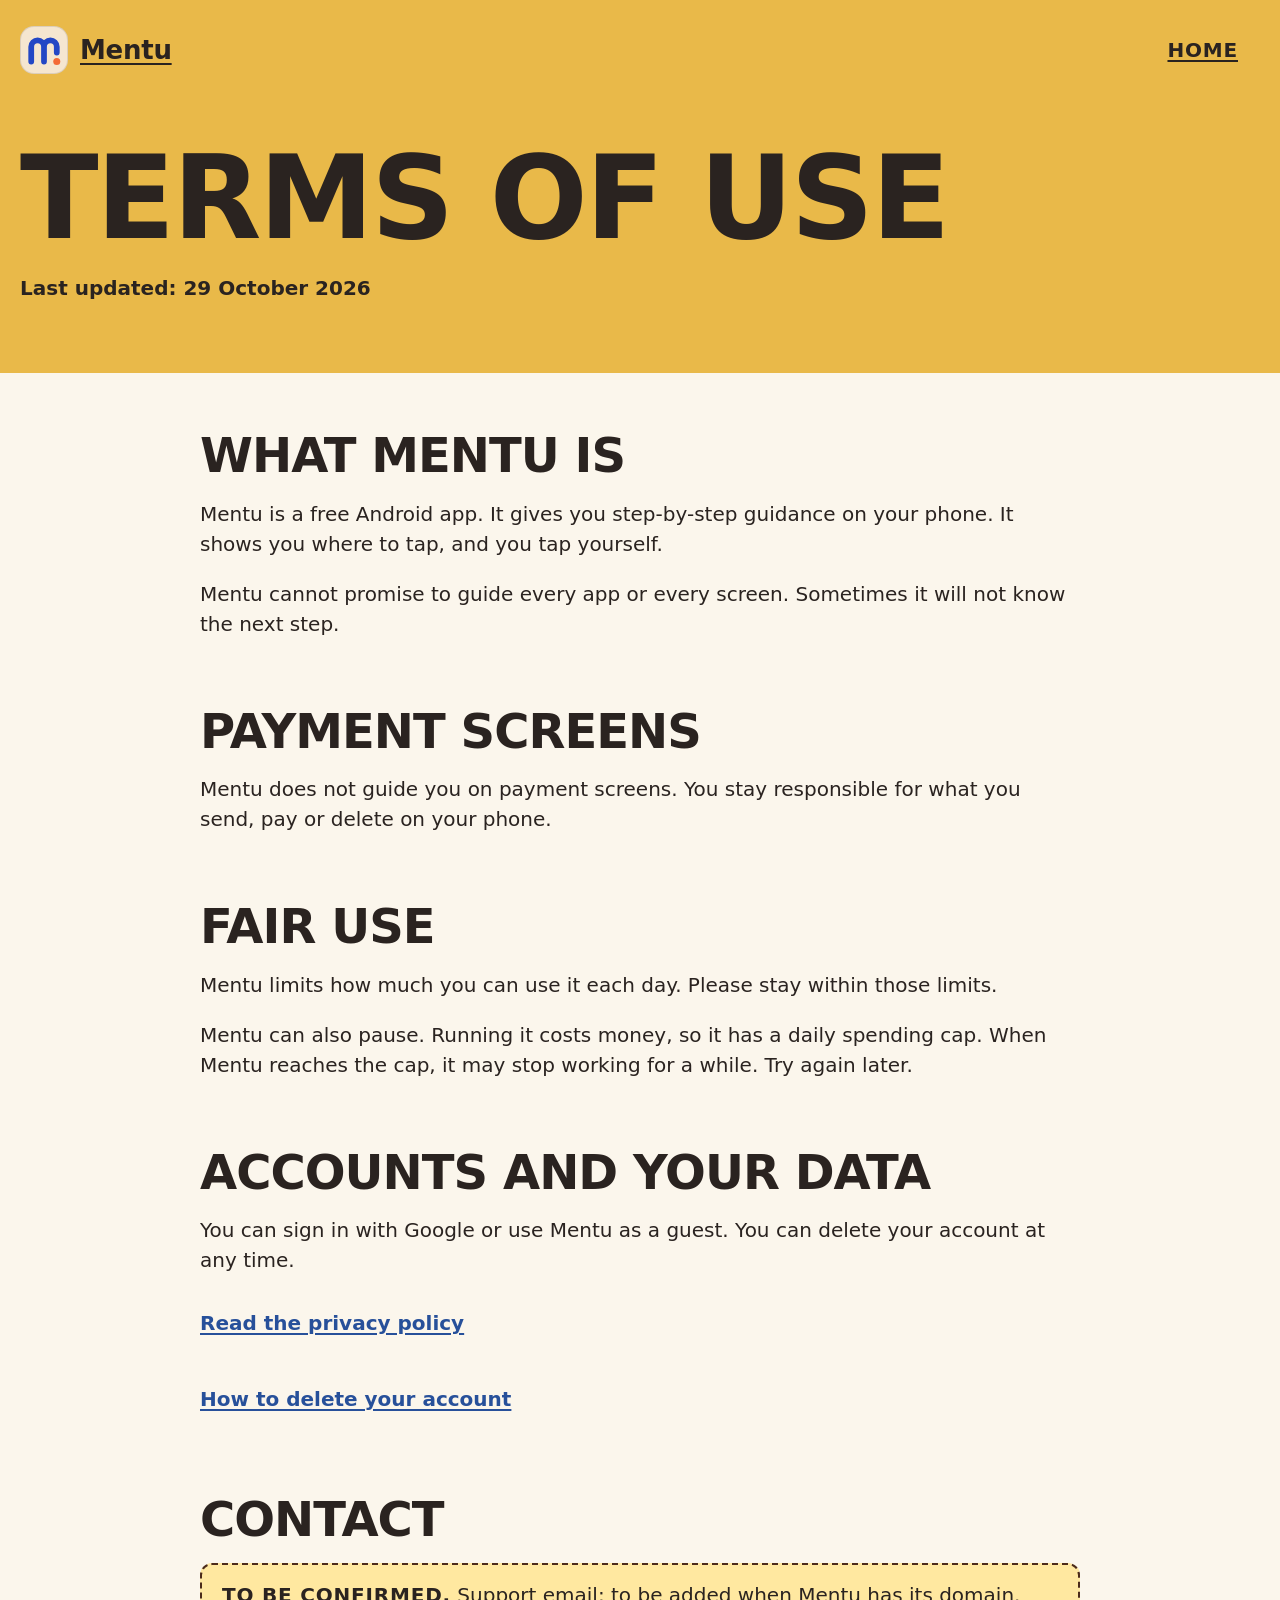
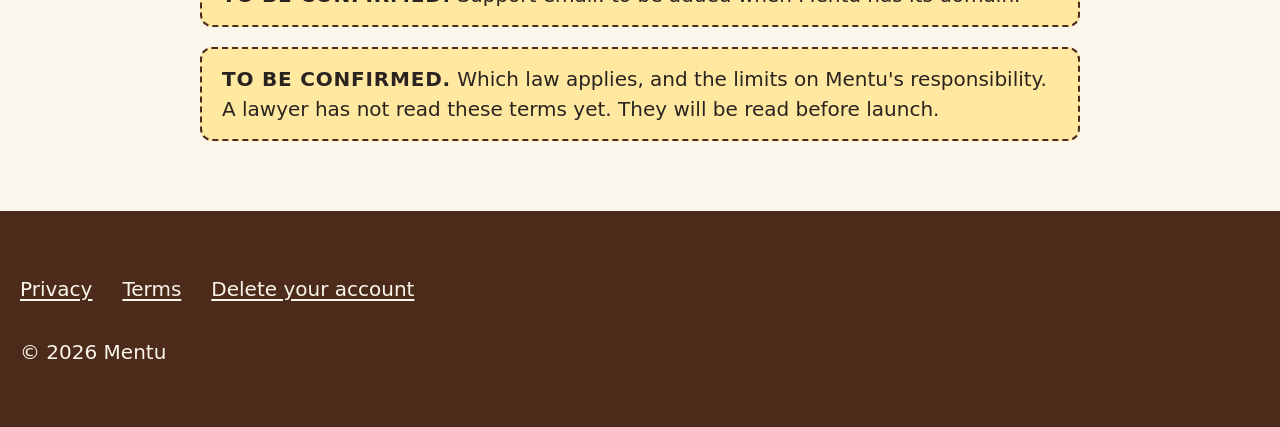
<file: terms.html>
<!doctype html>
<html lang="en">
<head>
  <meta charset="utf-8">
  <meta name="viewport" content="width=device-width, initial-scale=1">
  <title>Terms of use, Mentu</title>
  <meta name="description" content="The terms for using Mentu, a free Android app that shows you where to tap, one step at a time.">
  <meta name="theme-color" content="#E9B949">
  <link rel="icon" href="favicon.svg" type="image/svg+xml">
  <link rel="stylesheet" href="styles.css">
</head>
<body>
  <header class="top">
    <div class="wrap">
      <a class="brand" href="/"><svg class="mark" viewBox="18 18 72 72" aria-hidden="true"><path d="M34 72 V49 A10 10 0 0 1 54 49 V72 M54 49 A10 10 0 0 1 74 49 V58"/><circle cx="74" cy="72" r="5.5"/></svg>Mentu</a>
      <nav class="nav show" aria-label="Site">
        <ul>
          <li><a href="/">Home</a></li>
        </ul>
      </nav>
    </div>
  </header>

  <main>
    <div class="page-head">
      <div class="wrap">
        <h1>Terms of use</h1>
        <p class="updated">Last updated: 29 October 2026</p>
      </div>
    </div>
    <div class="wrap prose">
      <section aria-labelledby="what">
        <h2 id="what">What Mentu is</h2>
        <p>Mentu is a free Android app. It gives you step-by-step guidance on your phone. It shows you where to tap, and you tap yourself.</p>
        <p>Mentu cannot promise to guide every app or every screen. Sometimes it will not know the next step.</p>
      </section>

      <section aria-labelledby="payments">
        <h2 id="payments">Payment screens</h2>
        <p>Mentu does not guide you on payment screens. You stay responsible for what you send, pay or delete on your phone.</p>
      </section>

      <section aria-labelledby="fair">
        <h2 id="fair">Fair use</h2>
        <p>Mentu limits how much you can use it each day. Please stay within those limits.</p>
        <p>Mentu can also pause. Running it costs money, so it has a daily spending cap. When Mentu reaches the cap, it may stop working for a while. Try again later.</p>
      </section>

      <section aria-labelledby="accounts">
        <h2 id="accounts">Accounts and your data</h2>
        <p>You can sign in with Google or use Mentu as a guest. You can delete your account at any time.</p>
        <p><a class="link" href="/privacy">Read the privacy policy</a></p>
        <p><a class="link" href="/delete-account">How to delete your account</a></p>
      </section>

      <section aria-labelledby="contact">
        <h2 id="contact">Contact</h2>
        <p class="tbc"><strong>To be confirmed.</strong> Support email: to be added when Mentu has its domain.</p>
        <p class="tbc"><strong>To be confirmed.</strong> Which law applies, and the limits on Mentu's responsibility. A lawyer has not read these terms yet. They will be read before launch.</p>
      </section>
    </div>
  </main>

  <footer>
    <div class="wrap">
      <ul class="footer-links">
        <li><a href="/privacy">Privacy</a></li>
        <li><a href="/terms">Terms</a></li>
        <li><a href="/delete-account">Delete your account</a></li>
      </ul>
      <p>© 2026 Mentu</p>
    </div>
  </footer>
</body>
</html>
</file>
<file: styles.css>
:root {
  --cream: #FBF6EC;
  --paper: #FFFDF8;
  --sand: #F2E8D5;
  --line: #E0D2B8;
  --ink: #2A2320;
  --ink-muted: #5A4E44;
  --brown: #4C2B1A;
  --gold: #E9B949;
  --gold-light: #FFE8A0;
  --orange: #EE934A;
  --blue: #27509A;
  /* Logo colours, from the "Guided m" mark */
  --logo-sand: #F5E6D0;
  --logo-blue: #2347C5;
  --logo-orange: #F46A35;
}
*, *::before, *::after { box-sizing: border-box; }
html { font-size: 125%; } /* 20px body that still follows the browser's text size */
body {
  margin: 0;
  background: var(--cream);
  color: var(--ink);
  font-family: system-ui, -apple-system, "Segoe UI", Roboto, sans-serif;
  font-size: 1rem;
  line-height: 1.5;
  overflow-wrap: break-word;
}
a { color: var(--blue); text-decoration: underline; text-underline-offset: 0.15em; }
a:focus-visible { outline: 3px solid var(--blue); outline-offset: 3px; }
p { margin: 0 0 1rem; }
.wrap { max-width: 72rem; margin: 0 auto; padding: 0 1rem; }
section { padding: 3.5rem 0; }

.top { background: var(--gold); }
.top .wrap { display: flex; flex-wrap: wrap; align-items: center; justify-content: space-between; gap: 0.5rem 1rem; padding-top: 1rem; padding-bottom: 1rem; }
.brand { display: flex; align-items: center; gap: 0.6rem; font-weight: 800; font-size: 1.3rem; letter-spacing: -0.01em; }
.mark {
  display: block; width: 2.4rem; height: 2.4rem; border-radius: 0.7rem;
  background: var(--logo-sand); border: 1px solid rgba(42, 35, 32, 0.12);
}
.mark path { fill: none; stroke: var(--logo-blue); stroke-width: 9; stroke-linecap: round; stroke-linejoin: round; }
.mark circle { fill: var(--logo-orange); }

.nav { display: none; }
@media (min-width: 46rem) { .nav { display: block; } }
.nav ul { display: flex; list-style: none; margin: 0; padding: 0; }
.nav li + li { border-left: 1px solid var(--brown); }
.nav a {
  display: flex; align-items: center; min-height: 3rem; padding: 0 1.1rem;
  color: var(--ink); font-size: 1rem; font-weight: 600;
  text-transform: uppercase; letter-spacing: 0.04em;
}

h1 {
  margin: 0 0 1.75rem;
  font-size: clamp(3rem, 9vw, 8rem);
  font-weight: 800; line-height: 0.85; letter-spacing: -0.02em;
  text-transform: uppercase;
}
h2 {
  margin: 0 0 1.5rem;
  font-size: clamp(2.2rem, 5vw, 3.6rem);
  font-weight: 800; line-height: 0.95; letter-spacing: -0.02em;
  text-transform: uppercase;
}
h3 { margin: 0 0 0.5rem; font-size: 1.35rem; font-weight: 800; line-height: 1.2; }

.button {
  display: inline-flex; align-items: center; justify-content: center;
  min-height: 3.6rem; padding: 1rem 2rem; border-radius: 0.6rem;
  background: var(--blue); color: var(--paper);
  font-size: 1.15rem; font-weight: 700; letter-spacing: 0.04em;
  text-transform: uppercase;
}

.card {
  background: var(--paper); border: 1px solid var(--line); border-radius: 1rem; padding: 1.5rem;
}

footer { background: var(--brown); color: var(--cream); padding: 2.5rem 0 3rem; }
footer a { color: var(--cream); display: inline-block; padding: 0.4rem 0; }
footer p { margin: 0; }
.footer-links { list-style: none; margin: 0 0 1rem; padding: 0; display: flex; flex-wrap: wrap; gap: 0 1.5rem; }
.footer-links a { display: inline-flex; align-items: center; min-height: 2.8rem; padding: 0; }

/* Header: the brand is a link on pages other than the home page. */
a.brand { color: var(--ink); min-height: 2.8rem; }
.prose .link { display: inline-flex; align-items: center; min-height: 2.8rem; font-weight: 600; }
.nav.show { display: block; }

/* Legal and help pages: a gold band with the title, then a readable column on cream. */
.page-head { background: var(--gold); padding: 2.5rem 0 3.5rem; }
.page-head h1 { margin-bottom: 1.25rem; }
.updated { margin: 0; font-weight: 600; }
.prose { max-width: 46rem; padding-top: 3rem; }
.prose section { padding: 0 0 2.5rem; }
.prose h2 { font-size: clamp(1.7rem, 4.5vw, 2.4rem); margin-bottom: 1rem; }
.prose ul { margin: 0 0 1rem; padding-left: 1.4rem; }
.prose li { margin-bottom: 0.5rem; }
.prose li::marker { color: var(--brown); }

/* A gap that is not known yet. It is marked, never filled in with a guess. */
.tbc {
  margin: 0 0 1rem; padding: 0.75rem 1rem; border-radius: 0.6rem;
  background: var(--gold-light); border: 2px dashed var(--brown);
}
.tbc strong { text-transform: uppercase; letter-spacing: 0.04em; }
</file>
